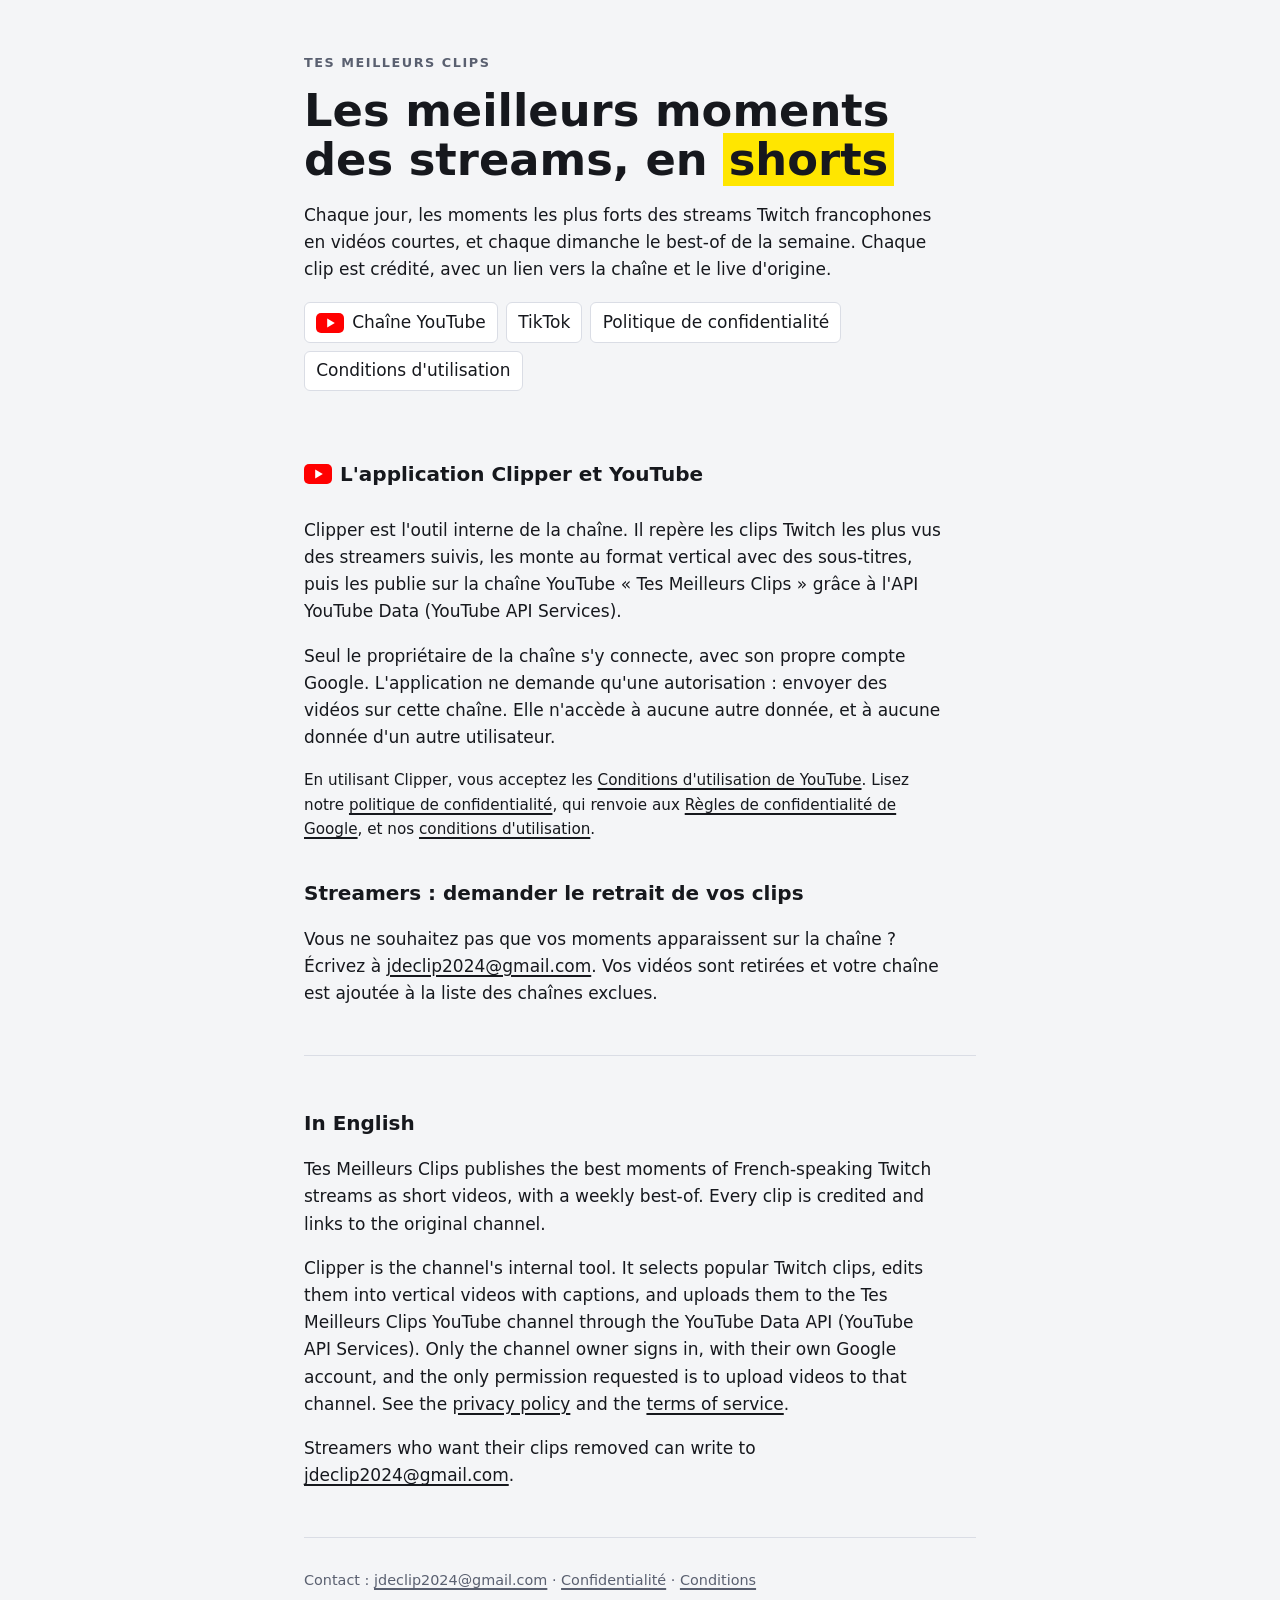
<file: index.html>
<!doctype html>
<html lang="fr">
<head>
  <meta charset="utf-8">
  <meta name="viewport" content="width=device-width, initial-scale=1">
  <title>Tes Meilleurs Clips</title>
  <meta name="description" content="Les meilleurs moments des streams Twitch francophones, en shorts et en best-of chaque semaine.">
  <link rel="stylesheet" href="style.css">
</head>
<body>
<main>
  <header>
    <p class="brand">Tes Meilleurs Clips</p>
    <h1>Les meilleurs moments des streams, en <mark>shorts</mark></h1>
    <p>Chaque jour, les moments les plus forts des streams Twitch francophones en vidéos courtes, et chaque dimanche le best-of de la semaine. Chaque clip est crédité, avec un lien vers la chaîne et le live d'origine.</p>
    <nav aria-label="Liens">
      <ul>
        <li><a href="https://www.youtube.com/channel/UC7iURKSML3pyYVII8bbcRUw"><svg class="yt" viewBox="0 0 28 20" width="28" height="20" aria-hidden="true"><rect width="28" height="20" rx="5" fill="#FF0000"/><path d="M11.2 5.6v8.8l7.6-4.4z" fill="#FFFFFF"/></svg>Chaîne YouTube</a></li>
        <li><a href="https://www.tiktok.com/@tesmeilleursclips">TikTok</a></li>
        <li><a href="confidentialite.html">Politique de confidentialité</a></li>
        <li><a href="conditions.html">Conditions d'utilisation</a></li>
      </ul>
    </nav>
  </header>

  <h2 class="with-icon"><svg class="yt" viewBox="0 0 28 20" width="28" height="20" aria-hidden="true"><rect width="28" height="20" rx="5" fill="#FF0000"/><path d="M11.2 5.6v8.8l7.6-4.4z" fill="#FFFFFF"/></svg>L'application Clipper et YouTube</h2>
  <p>Clipper est l'outil interne de la chaîne. Il repère les clips Twitch les plus vus des streamers suivis, les monte au format vertical avec des sous-titres, puis les publie sur la chaîne YouTube « Tes Meilleurs Clips » grâce à l'API YouTube Data (YouTube API Services).</p>
  <p>Seul le propriétaire de la chaîne s'y connecte, avec son propre compte Google. L'application ne demande qu'une autorisation : envoyer des vidéos sur cette chaîne. Elle n'accède à aucune autre donnée, et à aucune donnée d'un autre utilisateur.</p>
  <p class="legal">En utilisant Clipper, vous acceptez les <a href="https://www.youtube.com/t/terms">Conditions d'utilisation de YouTube</a>. Lisez notre <a href="confidentialite.html">politique de confidentialité</a>, qui renvoie aux <a href="http://www.google.com/policies/privacy">Règles de confidentialité de Google</a>, et nos <a href="conditions.html">conditions d'utilisation</a>.</p>

  <h2>Streamers : demander le retrait de vos clips</h2>
  <p>Vous ne souhaitez pas que vos moments apparaissent sur la chaîne ? Écrivez à <a href="mailto:jdeclip2024@gmail.com">jdeclip2024@gmail.com</a>. Vos vidéos sont retirées et votre chaîne est ajoutée à la liste des chaînes exclues.</p>

  <section class="en" lang="en">
    <h2>In English</h2>
    <p>Tes Meilleurs Clips publishes the best moments of French-speaking Twitch streams as short videos, with a weekly best-of. Every clip is credited and links to the original channel.</p>
    <p>Clipper is the channel's internal tool. It selects popular Twitch clips, edits them into vertical videos with captions, and uploads them to the Tes Meilleurs Clips YouTube channel through the YouTube Data API (YouTube API Services). Only the channel owner signs in, with their own Google account, and the only permission requested is to upload videos to that channel. See the <a href="confidentialite.html">privacy policy</a> and the <a href="conditions.html">terms of service</a>.</p>
    <p>Streamers who want their clips removed can write to <a href="mailto:jdeclip2024@gmail.com">jdeclip2024@gmail.com</a>.</p>
  </section>

  <footer>
    <p>Contact : <a href="mailto:jdeclip2024@gmail.com">jdeclip2024@gmail.com</a> · <a href="confidentialite.html">Confidentialité</a> · <a href="conditions.html">Conditions</a></p>
  </footer>
</main>
</body>
</html>
</file>
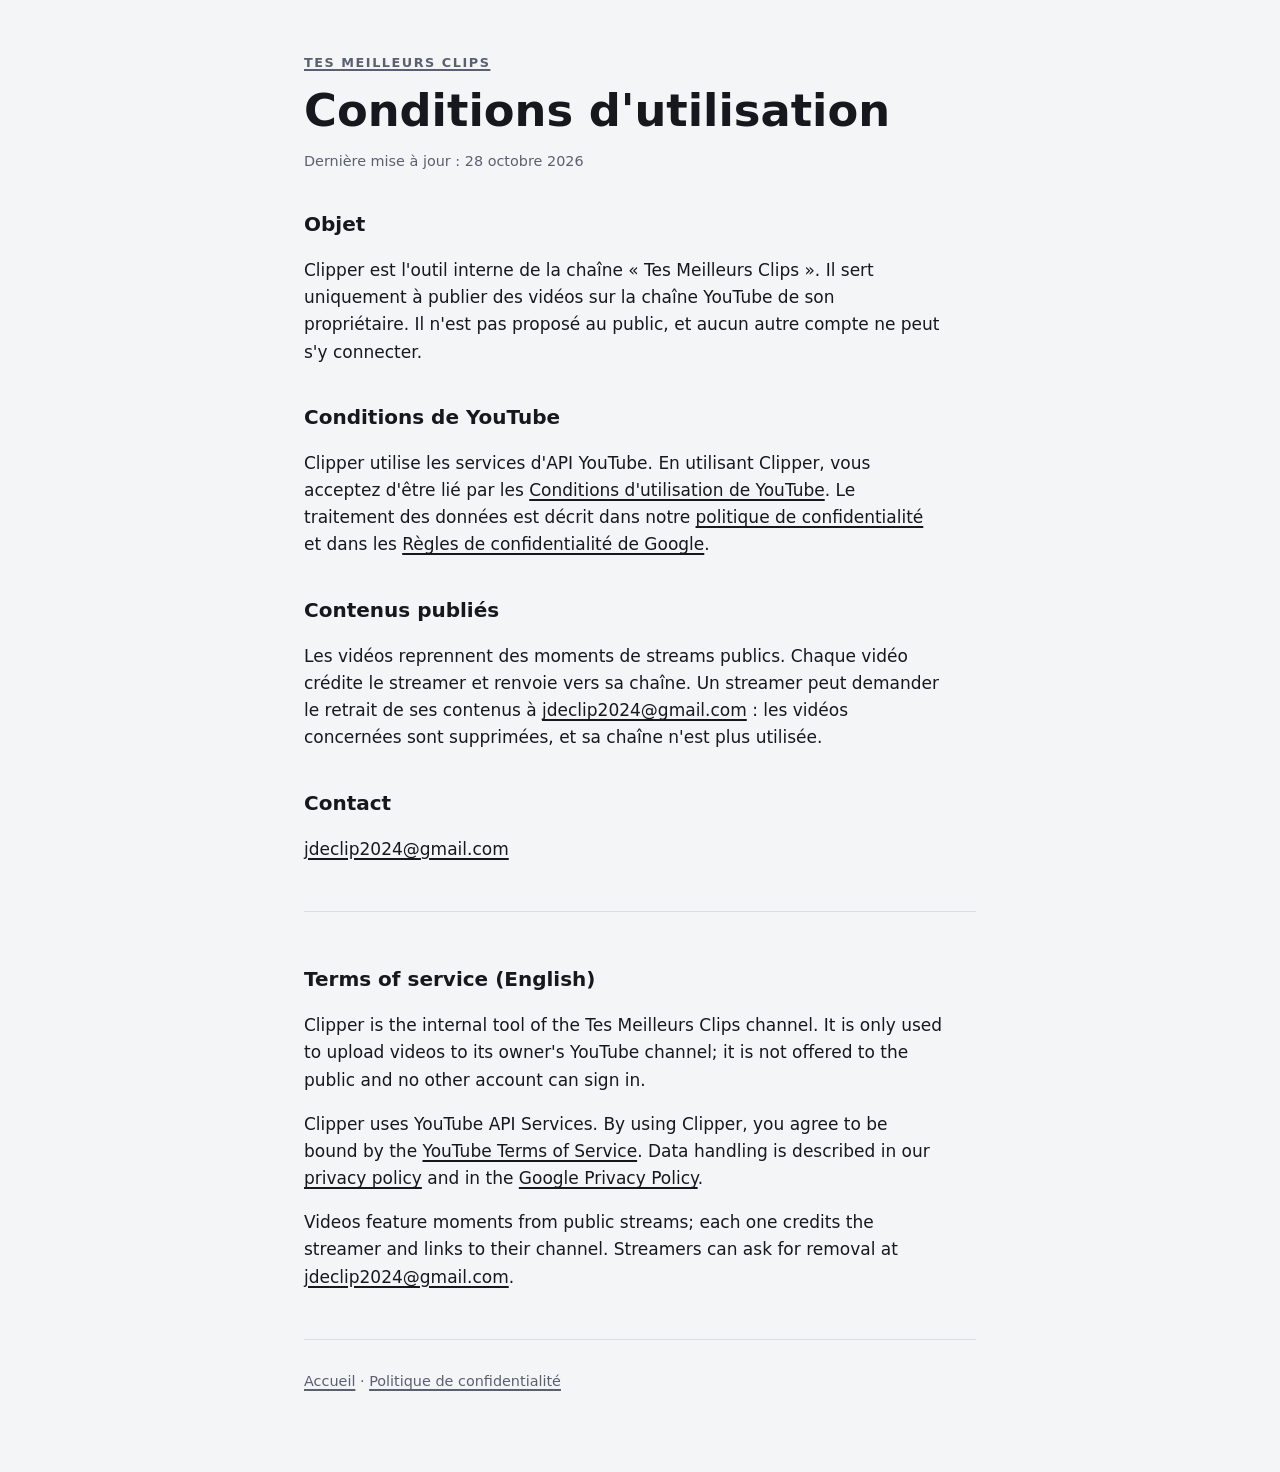
<file: conditions.html>
<!doctype html>
<html lang="fr">
<head>
  <meta charset="utf-8">
  <meta name="viewport" content="width=device-width, initial-scale=1">
  <title>Conditions d'utilisation · Tes Meilleurs Clips</title>
  <link rel="stylesheet" href="style.css">
</head>
<body>
<main>
  <header>
    <p class="brand"><a href="index.html">Tes Meilleurs Clips</a></p>
    <h1>Conditions d'utilisation</h1>
    <p class="updated">Dernière mise à jour : 28 octobre 2026</p>
  </header>

  <h2>Objet</h2>
  <p>Clipper est l'outil interne de la chaîne « Tes Meilleurs Clips ». Il sert uniquement à publier des vidéos sur la chaîne YouTube de son propriétaire. Il n'est pas proposé au public, et aucun autre compte ne peut s'y connecter.</p>

  <h2>Conditions de YouTube</h2>
  <p>Clipper utilise les services d'API YouTube. En utilisant Clipper, vous acceptez d'être lié par les <a href="https://www.youtube.com/t/terms">Conditions d'utilisation de YouTube</a>. Le traitement des données est décrit dans notre <a href="confidentialite.html">politique de confidentialité</a> et dans les <a href="http://www.google.com/policies/privacy">Règles de confidentialité de Google</a>.</p>

  <h2>Contenus publiés</h2>
  <p>Les vidéos reprennent des moments de streams publics. Chaque vidéo crédite le streamer et renvoie vers sa chaîne. Un streamer peut demander le retrait de ses contenus à <a href="mailto:jdeclip2024@gmail.com">jdeclip2024@gmail.com</a> : les vidéos concernées sont supprimées, et sa chaîne n'est plus utilisée.</p>

  <h2>Contact</h2>
  <p><a href="mailto:jdeclip2024@gmail.com">jdeclip2024@gmail.com</a></p>

  <section class="en" lang="en">
    <h2>Terms of service (English)</h2>
    <p>Clipper is the internal tool of the Tes Meilleurs Clips channel. It is only used to upload videos to its owner's YouTube channel; it is not offered to the public and no other account can sign in.</p>
    <p>Clipper uses YouTube API Services. By using Clipper, you agree to be bound by the <a href="https://www.youtube.com/t/terms">YouTube Terms of Service</a>. Data handling is described in our <a href="confidentialite.html">privacy policy</a> and in the <a href="http://www.google.com/policies/privacy">Google Privacy Policy</a>.</p>
    <p>Videos feature moments from public streams; each one credits the streamer and links to their channel. Streamers can ask for removal at <a href="mailto:jdeclip2024@gmail.com">jdeclip2024@gmail.com</a>.</p>
  </section>

  <footer>
    <p><a href="index.html">Accueil</a> · <a href="confidentialite.html">Politique de confidentialité</a></p>
  </footer>
</main>
</body>
</html>
</file>
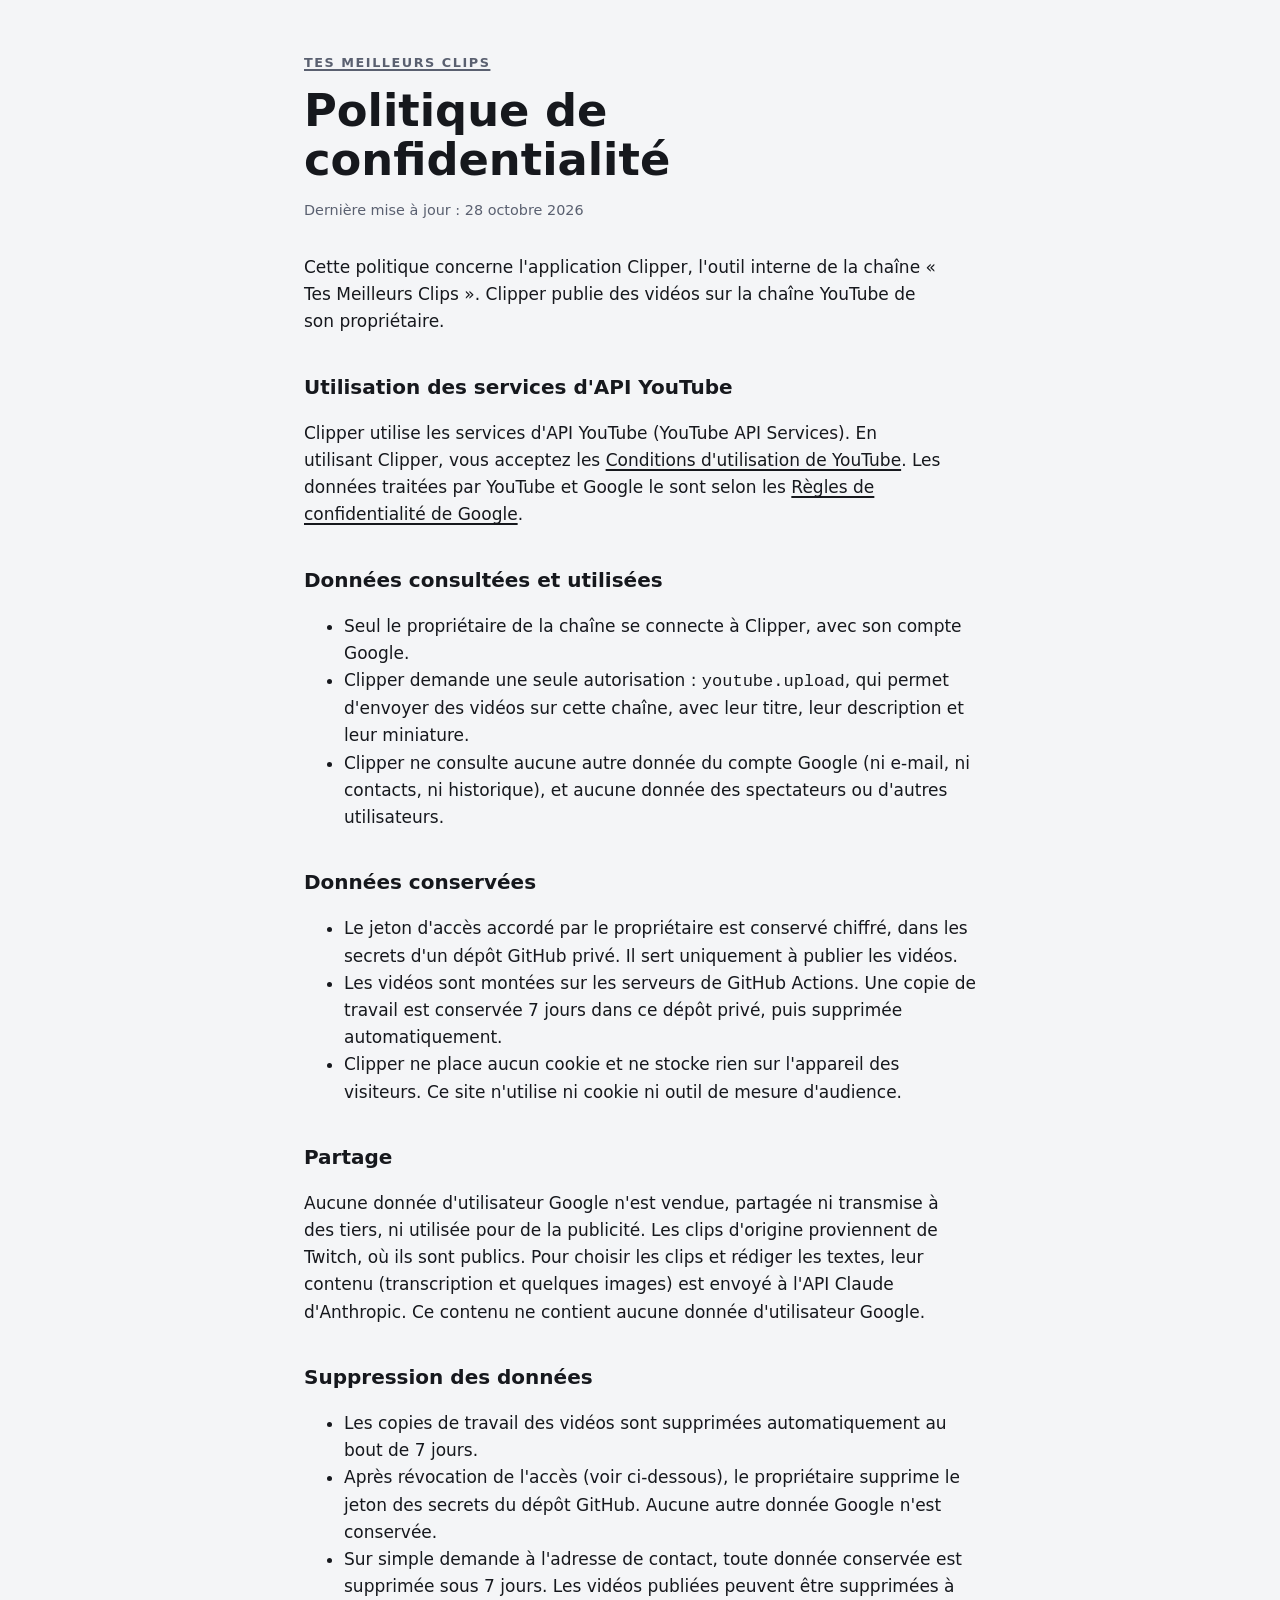
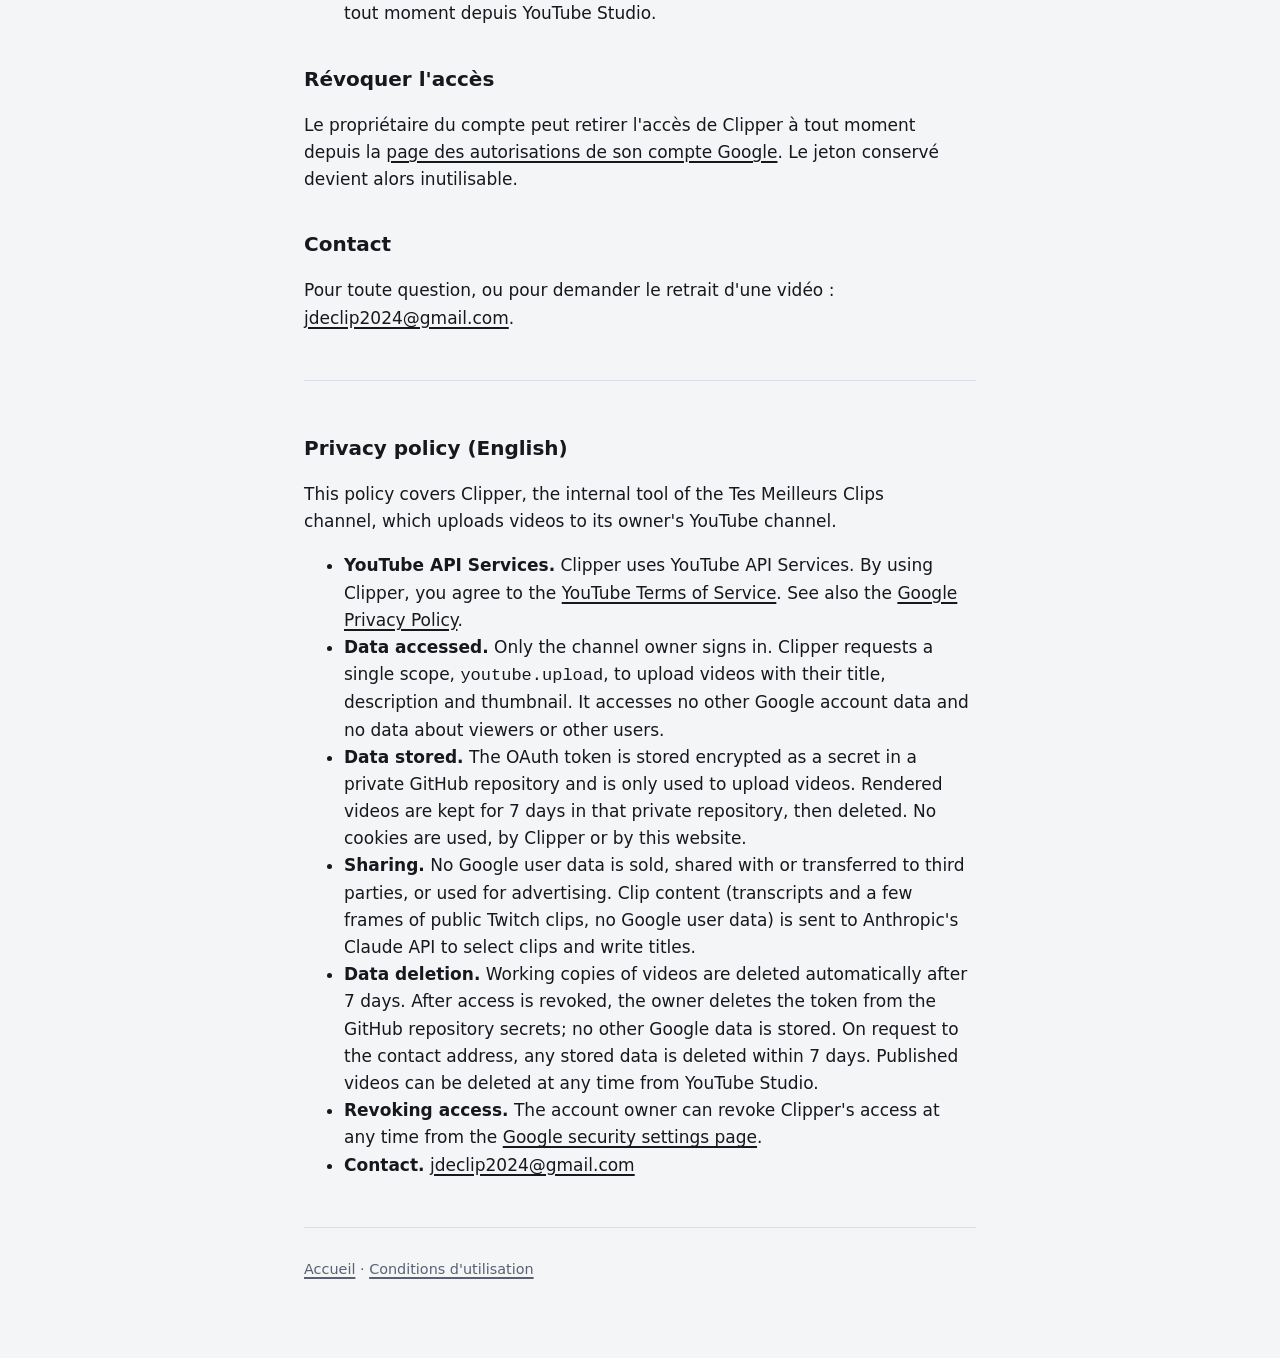
<file: confidentialite.html>
<!doctype html>
<html lang="fr">
<head>
  <meta charset="utf-8">
  <meta name="viewport" content="width=device-width, initial-scale=1">
  <title>Politique de confidentialité · Tes Meilleurs Clips</title>
  <link rel="stylesheet" href="style.css">
</head>
<body>
<main>
  <header>
    <p class="brand"><a href="index.html">Tes Meilleurs Clips</a></p>
    <h1>Politique de confidentialité</h1>
    <p class="updated">Dernière mise à jour : 28 octobre 2026</p>
  </header>

  <p>Cette politique concerne l'application Clipper, l'outil interne de la chaîne « Tes Meilleurs Clips ». Clipper publie des vidéos sur la chaîne YouTube de son propriétaire.</p>

  <h2>Utilisation des services d'API YouTube</h2>
  <p>Clipper utilise les services d'API YouTube (YouTube API Services). En utilisant Clipper, vous acceptez les <a href="https://www.youtube.com/t/terms">Conditions d'utilisation de YouTube</a>. Les données traitées par YouTube et Google le sont selon les <a href="http://www.google.com/policies/privacy">Règles de confidentialité de Google</a>.</p>

  <h2>Données consultées et utilisées</h2>
  <ul>
    <li>Seul le propriétaire de la chaîne se connecte à Clipper, avec son compte Google.</li>
    <li>Clipper demande une seule autorisation : <code>youtube.upload</code>, qui permet d'envoyer des vidéos sur cette chaîne, avec leur titre, leur description et leur miniature.</li>
    <li>Clipper ne consulte aucune autre donnée du compte Google (ni e-mail, ni contacts, ni historique), et aucune donnée des spectateurs ou d'autres utilisateurs.</li>
  </ul>

  <h2>Données conservées</h2>
  <ul>
    <li>Le jeton d'accès accordé par le propriétaire est conservé chiffré, dans les secrets d'un dépôt GitHub privé. Il sert uniquement à publier les vidéos.</li>
    <li>Les vidéos sont montées sur les serveurs de GitHub Actions. Une copie de travail est conservée 7 jours dans ce dépôt privé, puis supprimée automatiquement.</li>
    <li>Clipper ne place aucun cookie et ne stocke rien sur l'appareil des visiteurs. Ce site n'utilise ni cookie ni outil de mesure d'audience.</li>
  </ul>

  <h2>Partage</h2>
  <p>Aucune donnée d'utilisateur Google n'est vendue, partagée ni transmise à des tiers, ni utilisée pour de la publicité. Les clips d'origine proviennent de Twitch, où ils sont publics. Pour choisir les clips et rédiger les textes, leur contenu (transcription et quelques images) est envoyé à l'API Claude d'Anthropic. Ce contenu ne contient aucune donnée d'utilisateur Google.</p>

  <h2>Suppression des données</h2>
  <ul>
    <li>Les copies de travail des vidéos sont supprimées automatiquement au bout de 7 jours.</li>
    <li>Après révocation de l'accès (voir ci-dessous), le propriétaire supprime le jeton des secrets du dépôt GitHub. Aucune autre donnée Google n'est conservée.</li>
    <li>Sur simple demande à l'adresse de contact, toute donnée conservée est supprimée sous 7 jours. Les vidéos publiées peuvent être supprimées à tout moment depuis YouTube Studio.</li>
  </ul>

  <h2>Révoquer l'accès</h2>
  <p>Le propriétaire du compte peut retirer l'accès de Clipper à tout moment depuis la <a href="https://security.google.com/settings/security/permissions">page des autorisations de son compte Google</a>. Le jeton conservé devient alors inutilisable.</p>

  <h2>Contact</h2>
  <p>Pour toute question, ou pour demander le retrait d'une vidéo : <a href="mailto:jdeclip2024@gmail.com">jdeclip2024@gmail.com</a>.</p>

  <section class="en" lang="en">
    <h2>Privacy policy (English)</h2>
    <p>This policy covers Clipper, the internal tool of the Tes Meilleurs Clips channel, which uploads videos to its owner's YouTube channel.</p>
    <ul>
      <li><strong>YouTube API Services.</strong> Clipper uses YouTube API Services. By using Clipper, you agree to the <a href="https://www.youtube.com/t/terms">YouTube Terms of Service</a>. See also the <a href="http://www.google.com/policies/privacy">Google Privacy Policy</a>.</li>
      <li><strong>Data accessed.</strong> Only the channel owner signs in. Clipper requests a single scope, <code>youtube.upload</code>, to upload videos with their title, description and thumbnail. It accesses no other Google account data and no data about viewers or other users.</li>
      <li><strong>Data stored.</strong> The OAuth token is stored encrypted as a secret in a private GitHub repository and is only used to upload videos. Rendered videos are kept for 7 days in that private repository, then deleted. No cookies are used, by Clipper or by this website.</li>
      <li><strong>Sharing.</strong> No Google user data is sold, shared with or transferred to third parties, or used for advertising. Clip content (transcripts and a few frames of public Twitch clips, no Google user data) is sent to Anthropic's Claude API to select clips and write titles.</li>
      <li><strong>Data deletion.</strong> Working copies of videos are deleted automatically after 7 days. After access is revoked, the owner deletes the token from the GitHub repository secrets; no other Google data is stored. On request to the contact address, any stored data is deleted within 7 days. Published videos can be deleted at any time from YouTube Studio.</li>
      <li><strong>Revoking access.</strong> The account owner can revoke Clipper's access at any time from the <a href="https://security.google.com/settings/security/permissions">Google security settings page</a>.</li>
      <li><strong>Contact.</strong> <a href="mailto:jdeclip2024@gmail.com">jdeclip2024@gmail.com</a></li>
    </ul>
  </section>

  <footer>
    <p><a href="index.html">Accueil</a> · <a href="conditions.html">Conditions d'utilisation</a></p>
  </footer>
</main>
</body>
</html>
</file>
<file: style.css>
:root {
  --bg: #f4f5f7;
  --paper: #ffffff;
  --ink: #16181d;
  --muted: #5a6070;
  --line: #dadde5;
  --mark: #ffe600;
  color-scheme: light;
}
@media (prefers-color-scheme: dark) {
  :root {
    --bg: #0f1115;
    --paper: #171a20;
    --ink: #eceef3;
    --muted: #a3aab9;
    --line: #2b303b;
    color-scheme: dark;
  }
}
* { box-sizing: border-box; }
body {
  margin: 0;
  background: var(--bg);
  color: var(--ink);
  font: 400 1.0625rem/1.6 "Segoe UI", system-ui, -apple-system, Roboto, sans-serif;
}
main {
  max-width: 44rem;
  margin: 0 auto;
  padding: 2.5rem max(16px, env(safe-area-inset-left, 0px)) 4rem;
}
header { margin-bottom: 2rem; }
.brand { font-size: 0.8rem; font-weight: 700; letter-spacing: 0.12em; text-transform: uppercase; color: var(--muted); }
h1 { font-size: clamp(2rem, 7vw, 2.8rem); line-height: 1.1; margin: 0.3rem 0 0.8rem; text-wrap: balance; }
h1 mark { background: var(--mark); color: #16181d; padding: 0 0.12em; }
h2 { font-size: 1.25rem; margin: 2.2rem 0 0.6rem; }
p, li { max-width: 40rem; }
a { color: inherit; text-decoration-thickness: 0.12em; text-underline-offset: 0.18em; }
nav ul { list-style: none; padding: 0; margin: 1.2rem 0 0; display: flex; flex-wrap: wrap; gap: 0.5rem; }
nav a { display: inline-block; padding: 0.35rem 0.7rem; border: 1px solid var(--line); border-radius: 6px; background: var(--paper); text-decoration: none; }
nav a:hover { border-color: var(--muted); }
nav a, h2.with-icon { display: inline-flex; align-items: center; gap: 0.5rem; }
.yt { flex: none; }
.legal { font-size: 0.95rem; }
section.en { border-top: 1px solid var(--line); margin-top: 3rem; padding-top: 1rem; }
.updated, footer { color: var(--muted); font-size: 0.9rem; }
footer { margin-top: 3rem; border-top: 1px solid var(--line); padding-top: 1rem; }
</file>
